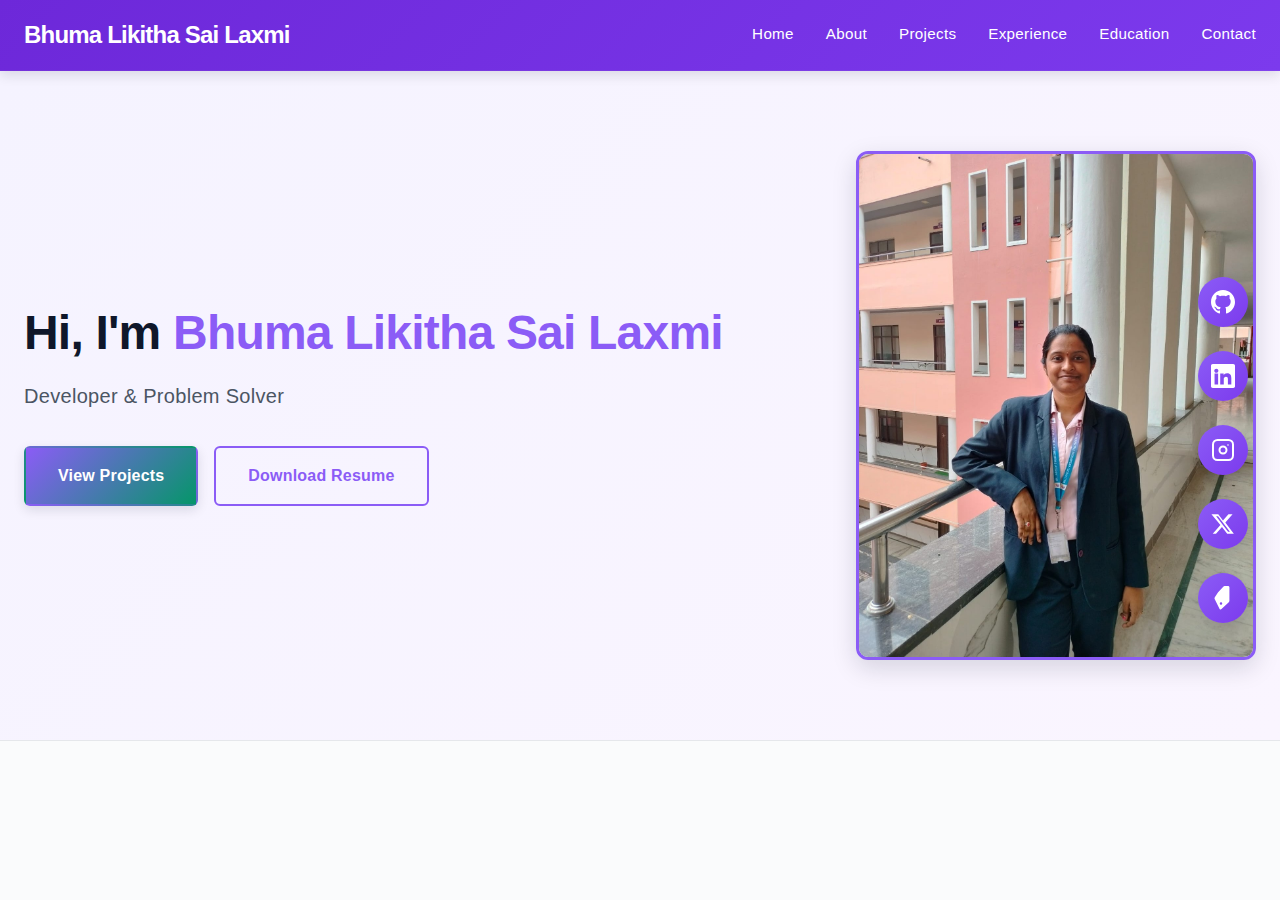
<file: index.html>
<!DOCTYPE html>
<html lang="en">
<head>
  <meta charset="UTF-8">
  <title>Bhuma Likitha | Tech Student</title>
  <meta name="viewport" content="width=device-width, initial-scale=1.0">
  <link rel="icon" href="favicon.ico">
  <link rel="stylesheet" href="assets/css/main.css">
  <link rel="stylesheet" href="assets/css/responsive.css">
</head>
<body>

<nav class="navbar">
  <h2 class="logo">Bhuma Likitha Sai Laxmi</h2>
  <div class="menu-toggle" id="menu-toggle">☰</div>
  <ul class="nav-links" id="nav-links">
    <li><a href="index.html">Home</a></li>
    <li><a href="about.html">About</a></li>
    <li><a href="projects.html">Projects</a></li>
    <li><a href="experience.html">Experience</a></li>
    <li><a href="education.html">Education</a></li>
    <li><a href="contact.html">Contact</a></li>
  </ul>
</nav>

<section class="hero">
  <div class="hero-text">
    <h1>Hi, I'm <span>Bhuma Likitha Sai Laxmi</span></h1>
    <p>Developer & Problem Solver</p>
    <div class="hero-buttons">
      <a class="btn" href="projects.html">View Projects</a>
      <a class="btn-outline" href="resume/Likitha-Hori resume.pdf" target="_blank">
        Download Resume
      </a>
    </div>
  </div>
  <img src="assets/images/profile.jpeg" alt="Profile">
</section>

<div class="social-sidebar">
  <a href="https://github.com/LikithaBhuma" target="_blank" rel="noopener noreferrer" class="social-icon-circle" title="GitHub">
    <svg viewBox="0 0 24 24" fill="currentColor">
      <path d="M12 0c-6.626 0-12 5.373-12 12 0 5.302 3.438 9.8 8.207 11.387.599.111.793-.261.793-.577v-2.234c-3.338.726-4.033-1.416-4.033-1.416-.546-1.387-1.333-1.756-1.333-1.756-1.089-.745.083-.729.083-.729 1.205.084 1.839 1.237 1.839 1.237 1.07 1.834 2.807 1.304 3.492.997.107-.775.418-1.305.762-1.604-2.665-.305-5.467-1.334-5.467-5.931 0-1.311.469-2.381 1.236-3.221-.124-.303-.535-1.524.117-3.176 0 0 1.008-.322 3.301 1.23.957-.266 1.983-.399 3.003-.404 1.02.005 2.047.138 3.006.404 2.291-1.552 3.297-1.23 3.297-1.23.653 1.653.242 2.874.118 3.176.77.84 1.235 1.911 1.235 3.221 0 4.609-2.807 5.624-5.479 5.921.43.372.823 1.102.823 2.222v 3.293c0 .319.192.694.801.576 4.765-1.589 8.199-6.086 8.199-11.386 0-6.627-5.373-12-12-12z"/>
    </svg>
  </a>
  <a href="https://www.linkedin.com/in/bhuma-likitha-sai-laxmi-2aa5a1272/" target="_blank" rel="noopener noreferrer" class="social-icon-circle" title="LinkedIn">
    <svg viewBox="0 0 24 24" fill="currentColor">
      <path d="M20.447 20.452h-3.554v-5.569c0-1.328-.475-2.236-1.986-2.236-1.081 0-1.722.731-2.004 1.438-.103.25-.129.599-.129.948v5.419h-3.554v-11h3.414v1.561h.046c.477-.9 1.637-1.85 3.37-1.85 3.601 0 4.267 2.37 4.267 5.455v6.286zM5.337 8.855c-1.144 0-2.063-.931-2.063-2.065 0-1.138.92-2.063 2.063-2.063 1.14 0 2.064.925 2.064 2.063 0 1.134-.925 2.065-2.064 2.065zm1.782 11.597H3.555v-11h3.564v11zM22.225 0H1.771C.792 0 0 .774 0 1.729v20.542C0 23.227.792 24 1.771 24h20.451C23.2 24 24 23.227 24 22.271V1.729C24 .774 23.2 0 22.225 0z"/>
    </svg>
  </a>
  <a href="https://www.instagram.com/likitha_bhuma/" target="_blank" rel="noopener noreferrer" class="social-icon-circle" title="Instagram">
    <svg viewBox="0 0 24 24" fill="currentColor">
      <rect x="2" y="2" width="20" height="20" rx="4.5" ry="4.5" fill="none" stroke="currentColor" stroke-width="2"/>
      <circle cx="12" cy="12" r="3.5" fill="none" stroke="currentColor" stroke-width="2"/>
      <circle cx="17" cy="7" r="0.8" fill="currentColor"/>
    </svg>
  </a>
  <a href="https://x.com/Bhuma_Likitha" target="_blank" rel="noopener noreferrer" class="social-icon-circle" title="X (Twitter)">
    <svg viewBox="0 0 24 24" fill="currentColor">
      <path d="M18.244 2.25h3.308l-7.227 8.26 8.502 11.24h-6.637l-5.204-6.82-5.974 6.82h-3.308l7.732-8.835L.424 2.25h6.837l4.707 6.217 5.476-6.217zm-1.161 17.52h1.833L7.084 4.126H5.117z"/>
    </svg>
  </a>
  <a href="https://leetcode.com/u/user2655PW/" target="_blank" rel="noopener noreferrer" class="social-icon-circle" title="LeetCode">
    <svg viewBox="0 0 24 24" fill="currentColor">
      <path d="M13.483 0a1.374 1.374 0 00-.961.438L7.116 6.226l-3.31 4.953c-.384.569-.421 1.268-.148 1.886L8.6 22.922a1.374 1.374 0 001.883.154l7.293-6.937c.405-.384.644-1.005.644-1.653V1.374c0-.759-.616-1.374-1.375-1.374h-.502zM10 16.25a1.25 1.25 0 110 2.5 1.25 1.25 0 010-2.5z"/>
    </svg>
  </a>
</div>

<script src="assets/js/main.js"></script>
</body>
</html>
</file>
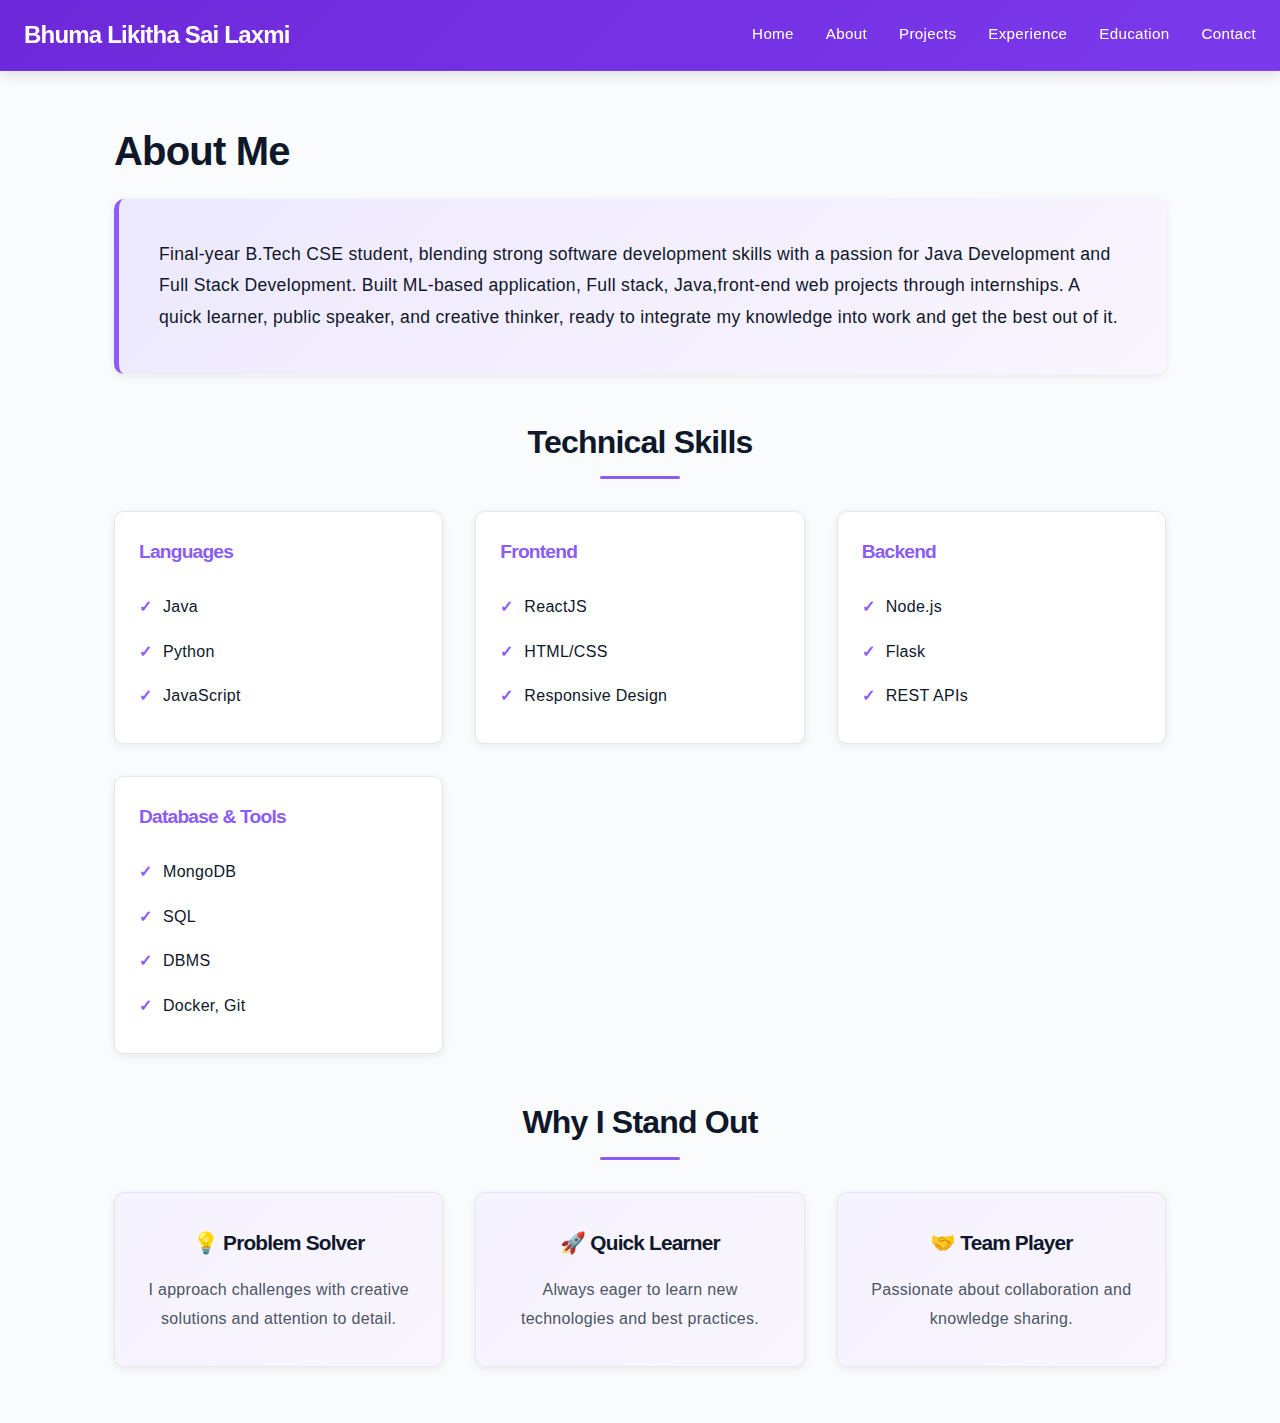
<file: about.html>
<!DOCTYPE html>
<html lang="en">
<head>
  <meta charset="UTF-8">
  <title>About | Bhuma Likitha</title>
  <meta name="viewport" content="width=device-width, initial-scale=1.0">
  <link rel="stylesheet" href="assets/css/main.css">
  <link rel="stylesheet" href="assets/css/responsive.css">
</head>
<body>

<nav class="navbar">
  <h2 class="logo">Bhuma Likitha Sai Laxmi</h2>
  <div class="menu-toggle" id="menu-toggle">☰</div>
  <ul class="nav-links" id="nav-links">
    <li><a href="index.html">Home</a></li>
    <li><a href="about.html">About</a></li>
    <li><a href="projects.html">Projects</a></li>
    <li><a href="experience.html">Experience</a></li>
    <li><a href="education.html">Education</a></li>
    <li><a href="contact.html">Contact</a></li>
  </ul>
</nav>

<section class="page">
  <h1>About Me</h1>
  <div class="about-intro">
    <p>
      Final-year B.Tech CSE student, blending strong software development skills with a passion for Java
Development and Full Stack Development. Built ML-based application, Full stack, Java,front-end
web projects through internships. A quick learner, public speaker, and creative thinker, ready to
integrate my knowledge into work and get the best out of it.
    </p>
  </div>

  <div class="skills-section">
    <h2>Technical Skills</h2>
    <div class="skills-grid">
      <div class="skill-category">
        <h3>Languages</h3>
        <ul>
          <li>Java</li>
          <li>Python</li>
          <li>JavaScript</li>
        </ul>
      </div>
      <div class="skill-category">
        <h3>Frontend</h3>
        <ul>
          <li>ReactJS</li>
          <li>HTML/CSS</li>
          <li>Responsive Design</li>
        </ul>
      </div>
      <div class="skill-category">
        <h3>Backend</h3>
        <ul>
          <li>Node.js</li>
          <li>Flask</li>
          <li>REST APIs</li>
        </ul>
      </div>
      <div class="skill-category">
        <h3>Database & Tools</h3>
        <ul>
          <li>MongoDB</li>
          <li>SQL</li>
          <li>DBMS</li>
          <li>Docker, Git</li>
        </ul>
      </div>
    </div>
  </div>

  <div class="about-section">
    <h2>Why I Stand Out</h2>
    <div class="highlight-cards">
      <div class="highlight-card">
        <h3>💡 Problem Solver</h3>
        <p>I approach challenges with creative solutions and attention to detail.</p>
      </div>
      <div class="highlight-card">
        <h3>🚀 Quick Learner</h3>
        <p>Always eager to learn new technologies and best practices.</p>
      </div>
      <div class="highlight-card">
        <h3>🤝 Team Player</h3>
        <p>Passionate about collaboration and knowledge sharing.</p>
      </div>
    </div>
  </div>
</section>

<script src="assets/js/main.js"></script>
</body>
</html>
</file>
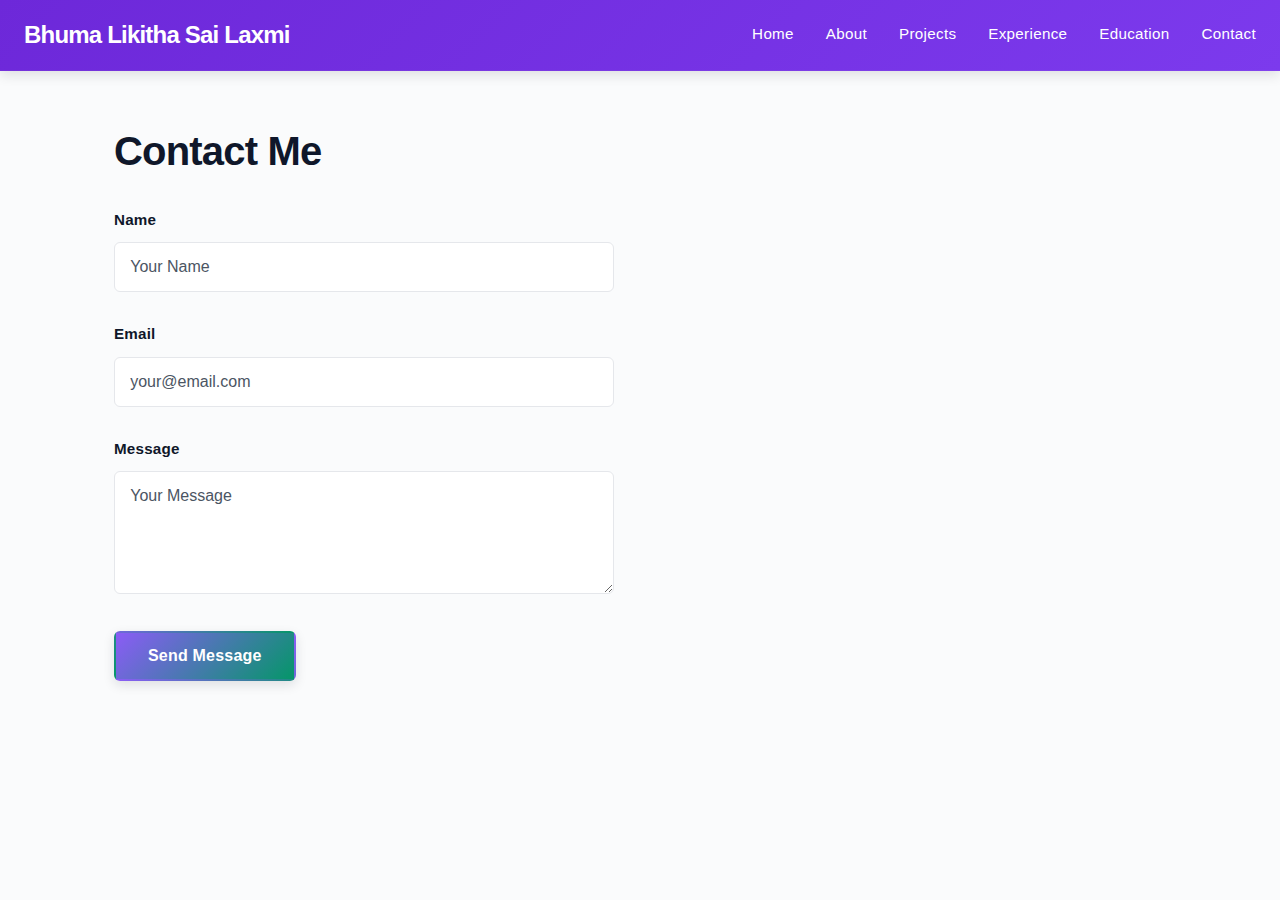
<file: contact.html>
<!DOCTYPE html>
<html lang="en">
<head>
  <meta charset="UTF-8">
  <title>Contact | Bhuma Likitha</title>
  <meta name="viewport" content="width=device-width, initial-scale=1.0">
  <link rel="stylesheet" href="assets/css/main.css">
  <link rel="stylesheet" href="assets/css/responsive.css">
</head>
<body>

<nav class="navbar">
  <h2 class="logo">Bhuma Likitha Sai Laxmi</h2>
  <div class="menu-toggle" id="menu-toggle">☰</div>
  <ul class="nav-links" id="nav-links">
    <li><a href="index.html">Home</a></li>
    <li><a href="about.html">About</a></li>
    <li><a href="projects.html">Projects</a></li>
    <li><a href="experience.html">Experience</a></li>
    <li><a href="education.html">Education</a></li>
    <li><a href="contact.html">Contact</a></li>
  </ul>
</nav>

<section class="page">
  <h1>Contact Me</h1>

  <form class="contact-form">
    <div class="form-group">
      <label for="name">Name</label>
      <input type="text" id="name" name="name" placeholder="Your Name" required>
    </div>
    <div class="form-group">
      <label for="email">Email</label>
      <input type="email" id="email" name="email" placeholder="your@email.com" required>
    </div>
    <div class="form-group">
      <label for="message">Message</label>
      <textarea id="message" name="message" placeholder="Your Message" rows="5" required></textarea>
    </div>
    <button type="submit" class="btn">Send Message</button>
  </form>

</section>

<script src="assets/js/main.js"></script>
<script src="assets/js/contact.js"></script>
</body>
</html>
</file>
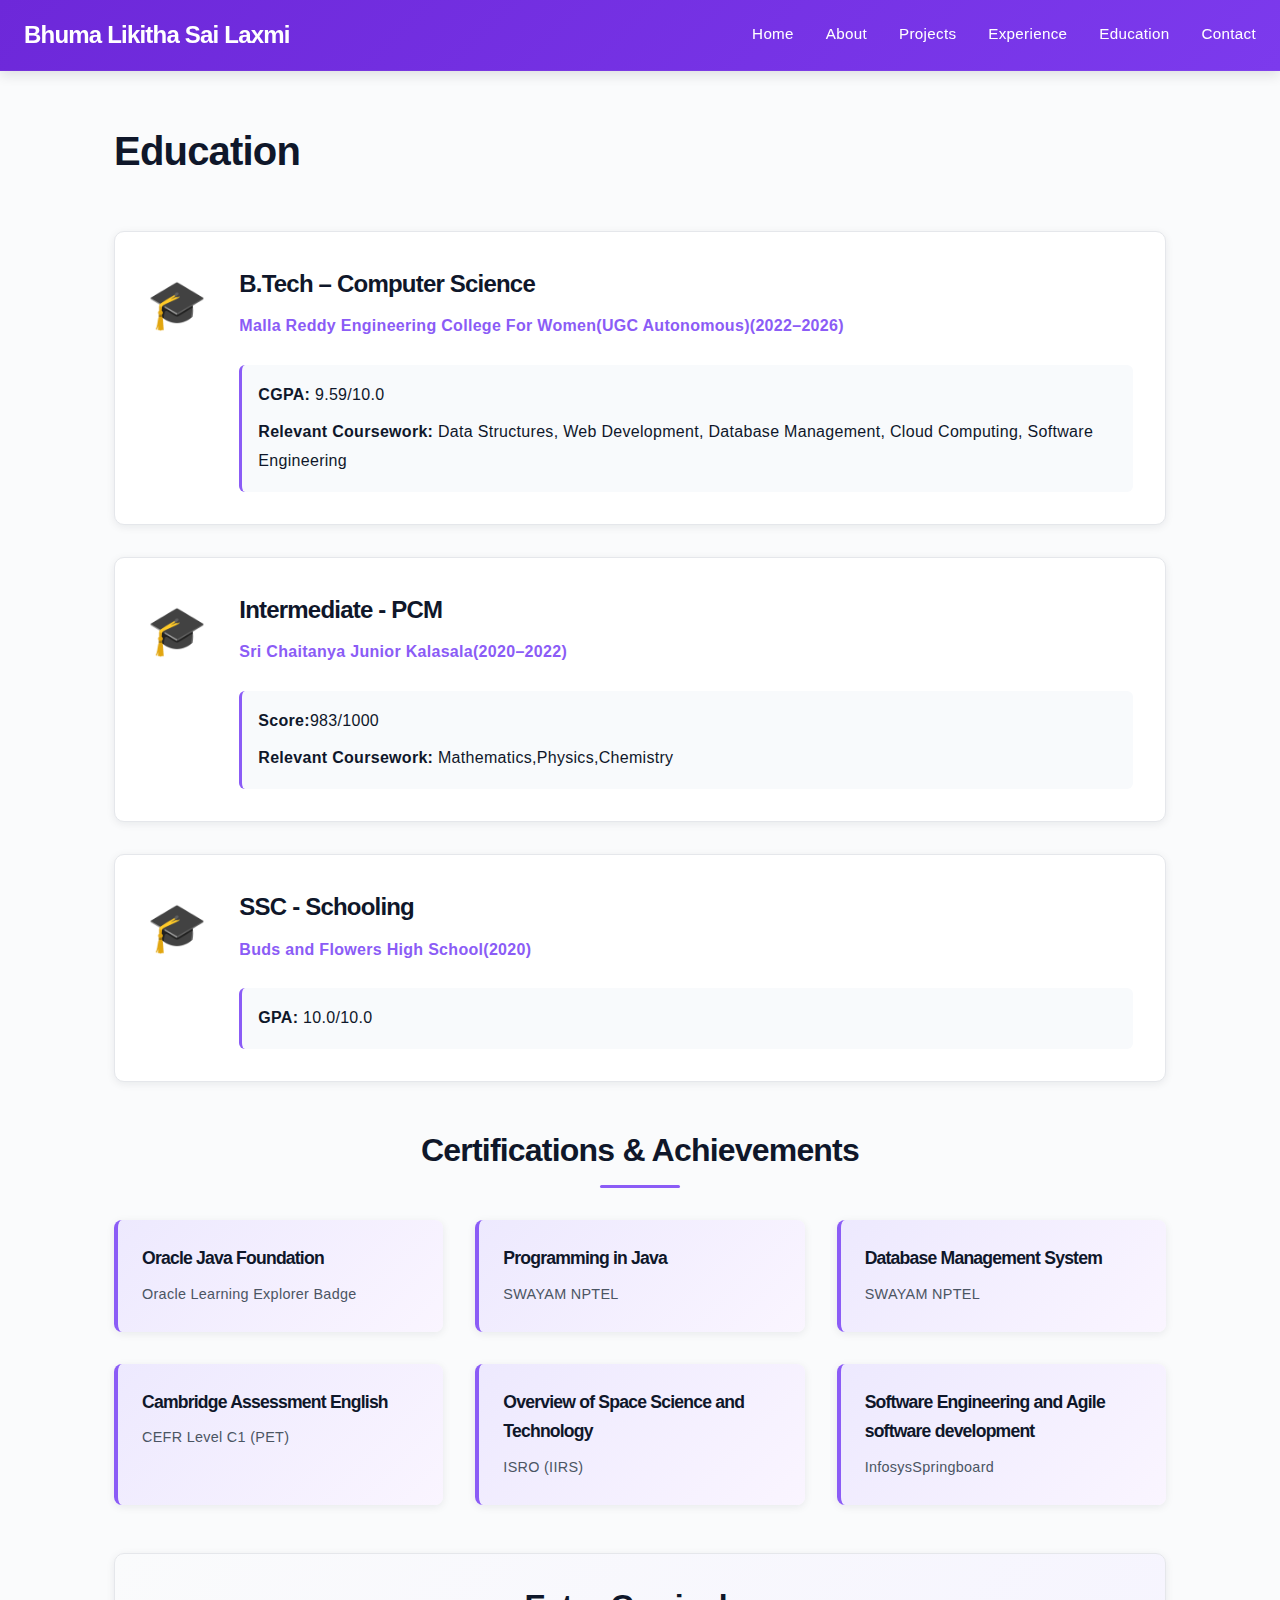
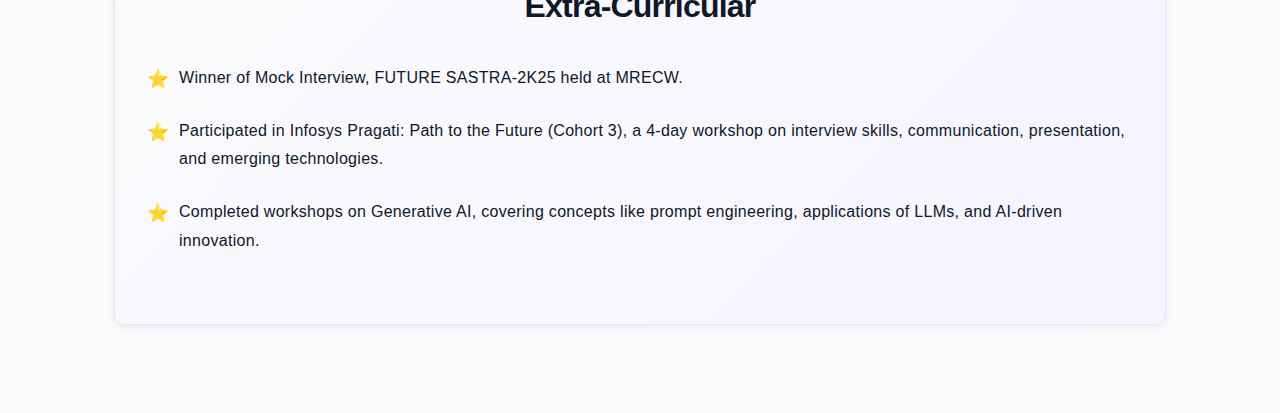
<file: education.html>
<!DOCTYPE html>
<html lang="en">
<head>
  <meta charset="UTF-8">
  <title>Education | Bhuma Likitha</title>
  <meta name="viewport" content="width=device-width, initial-scale=1.0">
  <link rel="stylesheet" href="assets/css/main.css">
  <link rel="stylesheet" href="assets/css/responsive.css">
</head>
<body>

<nav class="navbar">
  <h2 class="logo">Bhuma Likitha Sai Laxmi</h2>
  <div class="menu-toggle" id="menu-toggle">☰</div>
  <ul class="nav-links" id="nav-links">
    <li><a href="index.html">Home</a></li>
    <li><a href="about.html">About</a></li>
    <li><a href="projects.html">Projects</a></li>
    <li><a href="experience.html">Experience</a></li>
    <li><a href="education.html">Education</a></li>
    <li><a href="contact.html">Contact</a></li>
  </ul>
</nav>

<section class="page">
  <h1>Education</h1>

  <div class="education-timeline">
    <div class="education-item">
      <div class="education-marker">🎓</div>
      <div class="education-content">
        <h3>B.Tech – Computer Science</h3>
        <p class="institution">Malla Reddy Engineering College For Women(UGC Autonomous)(2022–2026)</p>
        <div class="education-details">
          <p><strong>CGPA:</strong> 9.59/10.0</p>
          <p><strong>Relevant Coursework:</strong> Data Structures, Web Development, Database Management, Cloud Computing, Software Engineering</p>
        </div>
      </div>
    </div>
    <div class="education-item">
      <div class="education-marker">🎓</div>
      <div class="education-content">
        <h3>Intermediate - PCM</h3>
        <p class="institution">Sri Chaitanya Junior Kalasala(2020–2022)</p>
        <div class="education-details">
          <p><strong>Score:</strong>983/1000</p>
          <p><strong>Relevant Coursework:</strong> Mathematics,Physics,Chemistry</p>
        </div>
      </div>
    </div>
    <div class="education-item">
      <div class="education-marker">🎓</div>
      <div class="education-content">
        <h3>SSC - Schooling</h3>
        <p class="institution">Buds and Flowers High School(2020)</p>
        <div class="education-details">
          <p><strong>GPA:</strong> 10.0/10.0</p>
        </div>
      </div>
    </div>
    <div class="certifications-section">
      <h2>Certifications & Achievements</h2>
      <div class="cert-list">
        <div class="cert-item">
          <h4>Oracle Java Foundation</h4>
          <p>Oracle Learning Explorer Badge</p>
        </div>
        <div class="cert-item">
          <h4>Programming in Java</h4>
          <p>SWAYAM NPTEL</p>
        </div>
        <div class="cert-item">
          <h4>Database Management System</h4>
          <p>SWAYAM NPTEL</p>
        </div>
        <div class="cert-item">
          <h4>Cambridge Assessment English</h4>
          <p>CEFR Level C1 (PET) </p>
        </div>
        <div class="cert-item">
          <h4>Overview of Space Science and Technology</h4>
          <p>ISRO (IIRS)</p>
        </div>
        <div class="cert-item">
          <h4>Software Engineering and Agile software development</h4>
          <p>InfosysSpringboard </p>
        </div>
      </div>
    </div>

    <div class="extra-curricular">
      <h2>Extra-Curricular</h2>
      <ul>
        <li>Winner of Mock Interview, FUTURE SASTRA-2K25 held at MRECW. </li>
        <li>Participated in Infosys Pragati: Path to the Future (Cohort 3), a 4-day workshop on
interview skills, communication, presentation, and emerging technologies.</li>
        <li>Completed workshops on Generative AI, covering concepts like prompt engineering,
applications of LLMs, and AI-driven innovation.</li>
      </ul>
    </div>
  </div>
</section>

<script src="assets/js/main.js"></script>
</body>
</html>
</file>
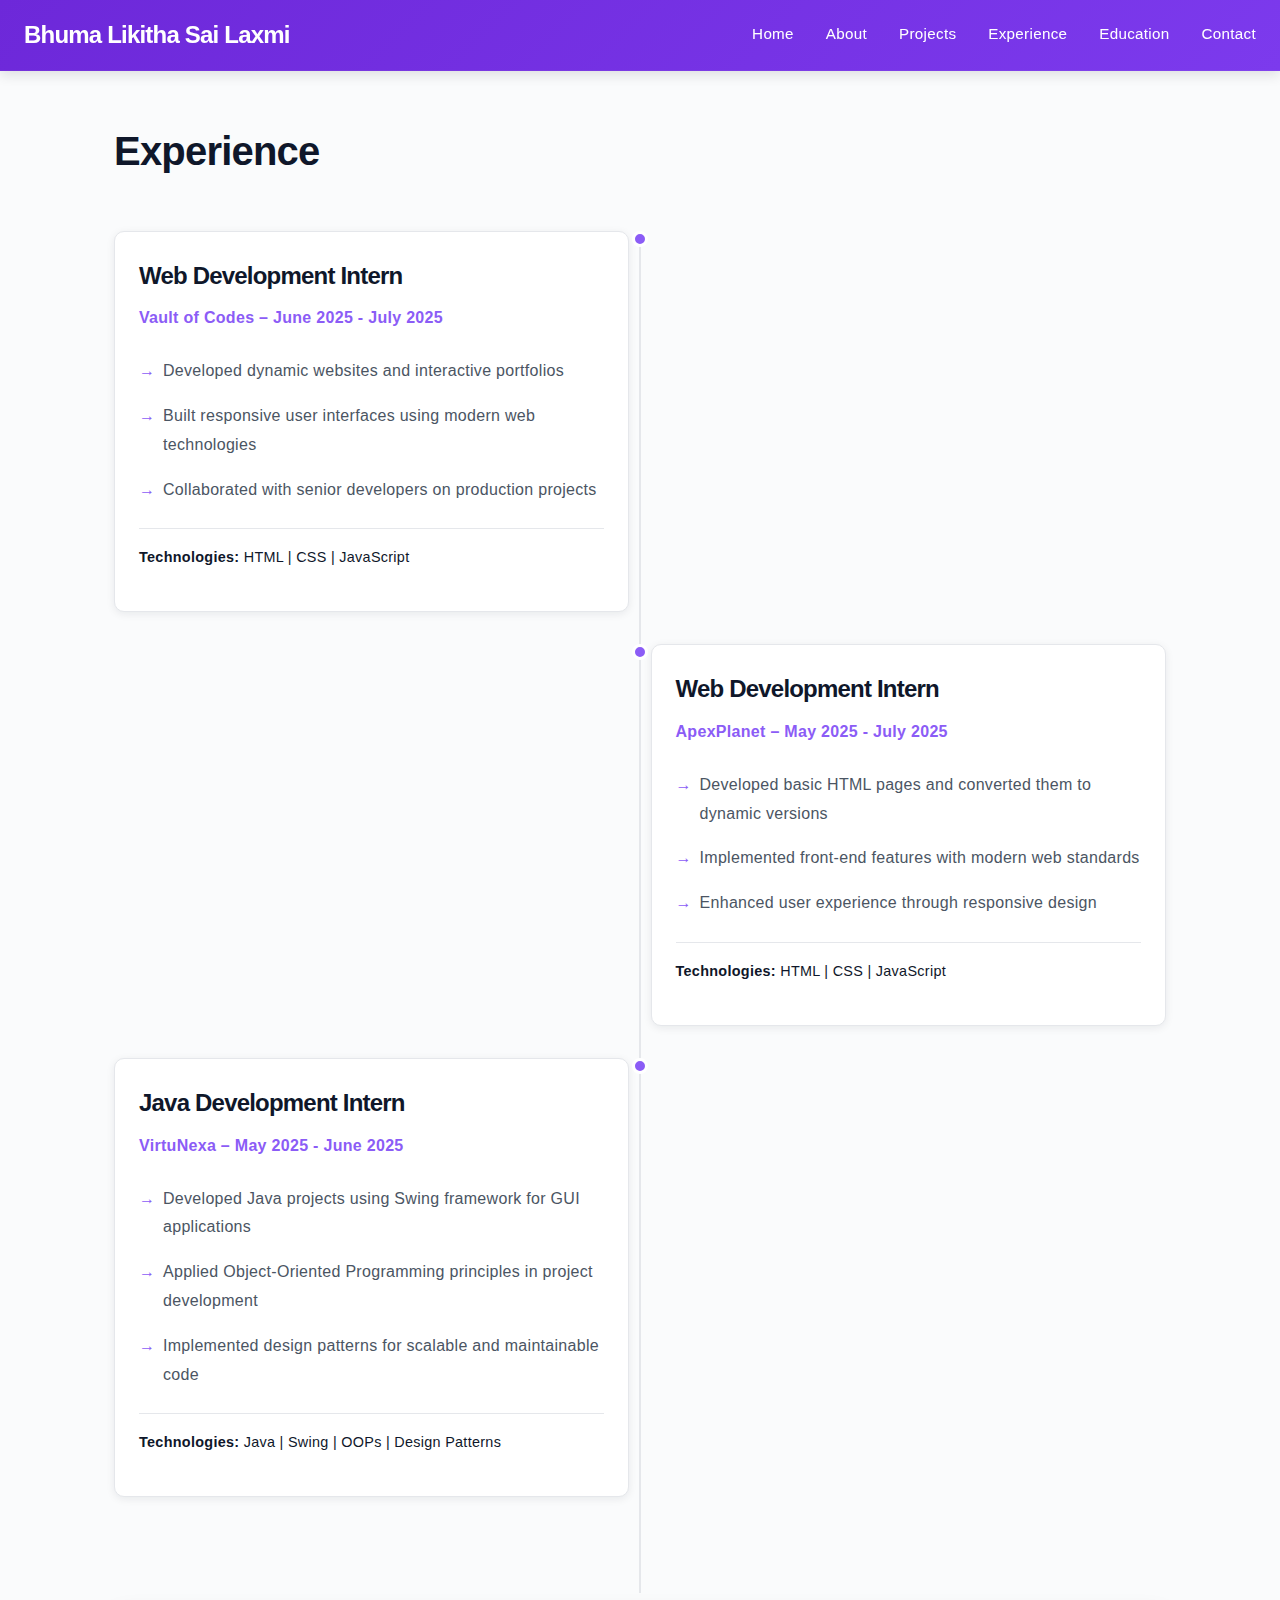
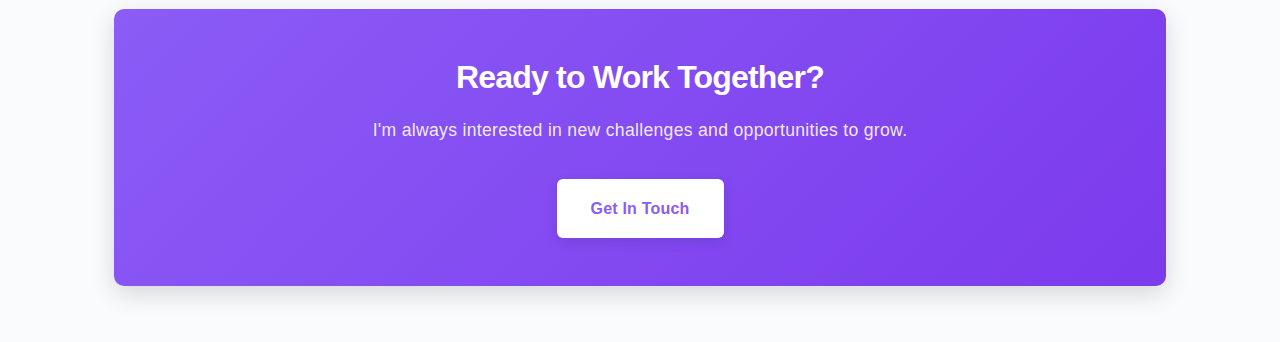
<file: experience.html>
<!DOCTYPE html>
<html lang="en">
<head>
  <meta charset="UTF-8">
  <title>Experience | Bhuma Likitha</title>
  <meta name="viewport" content="width=device-width, initial-scale=1.0">
  <link rel="stylesheet" href="assets/css/main.css">
  <link rel="stylesheet" href="assets/css/responsive.css">
</head>
<body>

<nav class="navbar">
  <h2 class="logo">Bhuma Likitha Sai Laxmi</h2>
  <div class="menu-toggle" id="menu-toggle">☰</div>
  <ul class="nav-links" id="nav-links">
    <li><a href="index.html">Home</a></li>
    <li><a href="about.html">About</a></li>
    <li><a href="projects.html">Projects</a></li>
    <li><a href="experience.html">Experience</a></li>
    <li><a href="education.html">Education</a></li>
    <li><a href="contact.html">Contact</a></li>
  </ul>
</nav>

<section class="page">
  <h1>Experience</h1>

  <div class="experience-timeline">
    <div class="timeline-item">
      <div class="timeline-marker"></div>
      <div class="timeline-content">
        <h3>Web Development Intern</h3>
        <p class="company">Vault of Codes – June 2025 - July 2025</p>
        <ul class="achievements">
          <li>Developed dynamic websites and interactive portfolios</li>
          <li>Built responsive user interfaces using modern web technologies</li>
          <li>Collaborated with senior developers on production projects</li>
        </ul>
        <p class="tech-stack"><strong>Technologies:</strong> HTML | CSS | JavaScript</p>
      </div>
    </div>

    <div class="timeline-item">
      <div class="timeline-marker"></div>
      <div class="timeline-content">
        <h3>Web Development Intern</h3>
        <p class="company">ApexPlanet – May 2025 - July 2025</p>
        <ul class="achievements">
          <li>Developed basic HTML pages and converted them to dynamic versions</li>
          <li>Implemented front-end features with modern web standards</li>
          <li>Enhanced user experience through responsive design</li>
        </ul>
        <p class="tech-stack"><strong>Technologies:</strong> HTML | CSS | JavaScript</p>
      </div>
    </div>

    <div class="timeline-item">
      <div class="timeline-marker"></div>
      <div class="timeline-content">
        <h3>Java Development Intern</h3>
        <p class="company">VirtuNexa – May 2025 - June 2025</p>
        <ul class="achievements">
          <li>Developed Java projects using Swing framework for GUI applications</li>
          <li>Applied Object-Oriented Programming principles in project development</li>
          <li>Implemented design patterns for scalable and maintainable code</li>
        </ul>
        <p class="tech-stack"><strong>Technologies:</strong> Java | Swing | OOPs | Design Patterns</p>
      </div>
    </div>
  </div>

  <div class="cta-section">
    <h2>Ready to Work Together?</h2>
    <p>I'm always interested in new challenges and opportunities to grow.</p>
    <a href="contact.html" class="btn">Get In Touch</a>
  </div>
</section>

<script src="assets/js/main.js"></script>
</body>
</html>
</file>
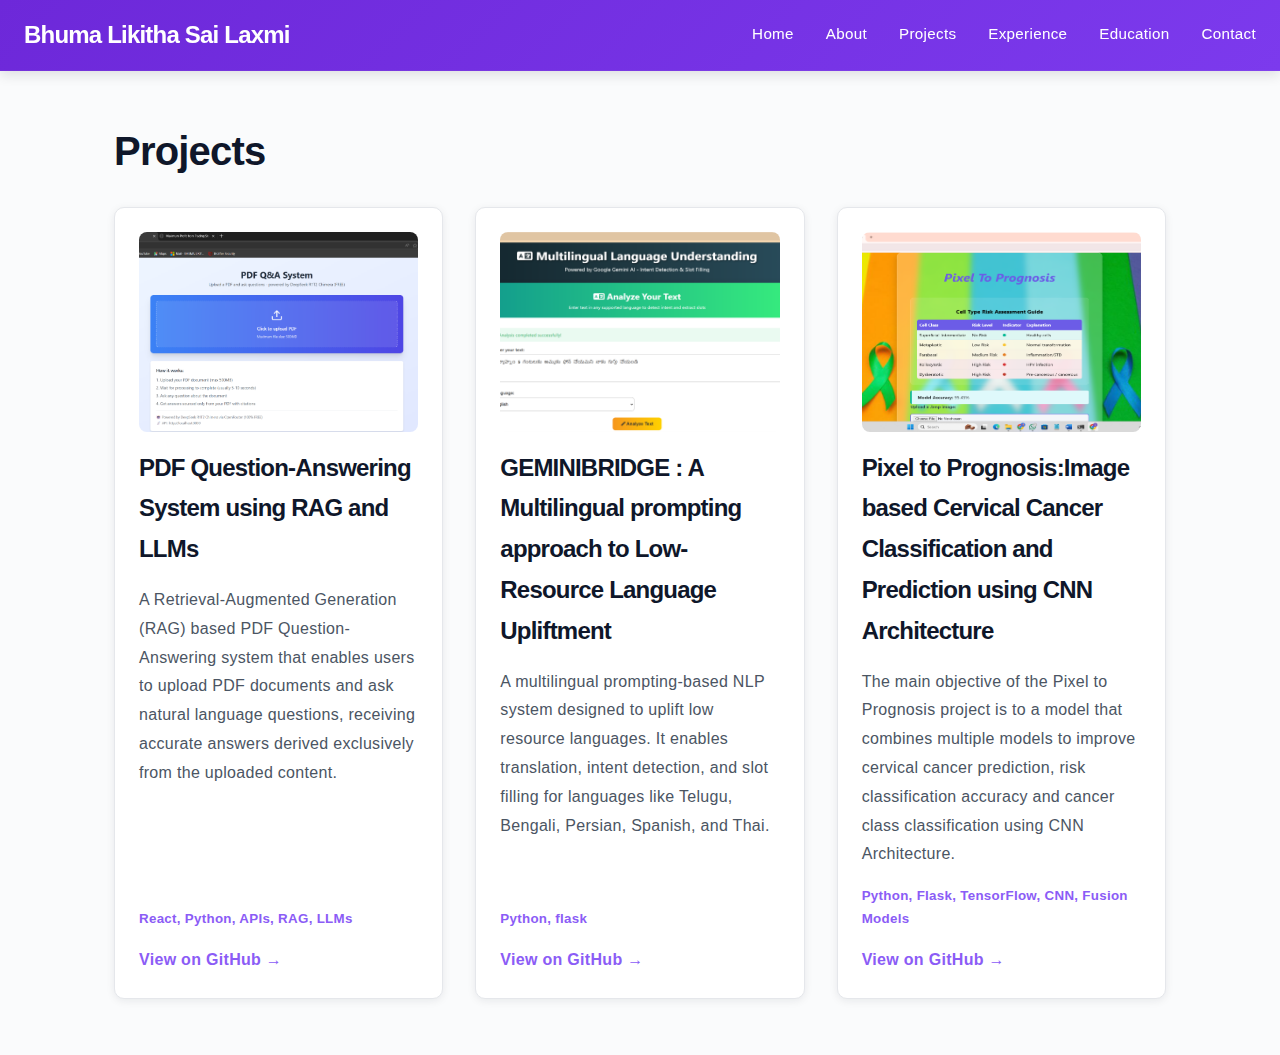
<file: projects.html>
<!DOCTYPE html>
<html lang="en">
<head>
  <meta charset="UTF-8">
  <title>Projects | Bhuma Likitha</title>
  <meta name="viewport" content="width=device-width, initial-scale=1.0">
  <link rel="stylesheet" href="assets/css/main.css">
  <link rel="stylesheet" href="assets/css/responsive.css">
</head>
<body>

<nav class="navbar">
  <h2 class="logo">Bhuma Likitha Sai Laxmi</h2>
  <div class="menu-toggle" id="menu-toggle">☰</div>
  <ul class="nav-links" id="nav-links">
    <li><a href="index.html">Home</a></li>
    <li><a href="about.html">About</a></li>
    <li><a href="projects.html">Projects</a></li>
    <li><a href="experience.html">Experience</a></li>
    <li><a href="education.html">Education</a></li>
    <li><a href="contact.html">Contact</a></li>
  </ul>
</nav>

<section class="page">
  <h1>Projects</h1>
  <div class="projects-grid"></div>
</section>

<script src="assets/js/main.js"></script>
</body>
</html>
</file>
<file: assets/css/main.css>
* {
  box-sizing: border-box;
}

:root {
  --max-width: 1100px;
  --padding: 1.2rem;
  --primary-color: #8b5cf6;
  --primary-dark: #7c3aed;
  --secondary-color: #0f172a;
  --background: #fafbfc;
  --card-bg: #ffffff;
  --text-primary: #0f172a;
  --text-secondary: #4b5563;
  --border-color: #e5e7eb;
  --shadow: 0 2px 8px rgba(15, 23, 42, 0.08);
  --shadow-md: 0 4px 12px rgba(15, 23, 42, 0.12);
  --shadow-lg: 0 8px 24px rgba(15, 23, 42, 0.15);
  --shadow-xl: 0 12px 32px rgba(15, 23, 42, 0.18);
}

.container {
  max-width: var(--max-width);
  margin: 0 auto;
  padding: 0 var(--padding);
}

* {
  margin: 0;
  padding: 0;
}

html {
  scroll-behavior: smooth;
}

body {
  margin: 0;
  font-family: 'Segoe UI', -apple-system, BlinkMacSystemFont, 'Roboto', 'Oxygen', 'Ubuntu', 'Cantarell', sans-serif;
  background: var(--background);
  color: var(--text-primary);
  line-height: 1.7;
  letter-spacing: 0.3px;
  font-weight: 400;
}

img {
  max-width: 100%;
  height: auto;
  display: block;
}

h1, h2, h3, h4, h5, h6 {
  color: var(--text-primary);
  font-weight: 700;
  margin-bottom: 1rem;
  letter-spacing: -0.8px;
  font-family: 'Segoe UI', -apple-system, BlinkMacSystemFont, 'Roboto', sans-serif;
}

h1 {
  font-size: 2.5rem;
  margin-bottom: 1.5rem;
  line-height: 1.2;
  font-weight: 800;
}

h2 {
  font-size: 2rem;
  font-weight: 700;
  line-height: 1.3;
}

h3 {
  font-size: 1.5rem;
  font-weight: 700;
}

p {
  color: var(--text-secondary);
  margin-bottom: 1rem;
  line-height: 1.8;
}

/* NAVBAR */
.navbar {
  background: linear-gradient(135deg, #6d28d9 0%, #7c3aed 100%);
  color: white;
  padding: 1.2rem 1.5rem;
  display: flex;
  justify-content: space-between;
  align-items: center;
  position: sticky;
  top: 0;
  z-index: 100;
  box-shadow: var(--shadow-md);
  border-bottom: 1px solid rgba(255, 255, 255, 0.05);
}

.logo {
  font-size: 1.5rem;
  font-weight: 700;
  color: white;
  margin: 0;
}

.nav-links {
  display: flex;
  list-style: none;
  gap: 2rem;
  margin: 0;
}

.nav-links li {
  margin: 0;
}

.nav-links a {
  color: white;
  text-decoration: none;
  font-weight: 500;
  transition: all 0.3s cubic-bezier(0.4, 0, 0.2, 1);
  position: relative;
  font-size: 0.95rem;
}

.nav-links a::after {
  content: '';
  position: absolute;
  width: 0;
  height: 2px;
  bottom: -5px;
  left: 0;
  background: var(--primary-color);
  transition: width 0.3s ease;
}

.nav-links a:hover {
  color: var(--primary-color);
}

.nav-links a:hover::after {
  width: 100%;
}

.menu-toggle {
  display: none;
  font-size: 2rem;
  cursor: pointer;
  color: white;
  border: none;
  background: none;
  transition: transform 0.3s ease;
}

.menu-toggle:hover {
  transform: scale(1.1);
}

/* HERO SECTION */
.hero {
  display: flex;
  align-items: center;
  justify-content: space-around;
  padding: 5rem 1.5rem;
  gap: 3rem;
  flex-wrap: wrap;
  background: linear-gradient(135deg, #f5f3ff 0%, #faf5ff 100%);
  border-bottom: 1px solid var(--border-color);
}

.hero-text {
  flex: 1;
  min-width: 250px;
}

.hero h1 {
  font-size: 3rem;
  margin-bottom: 1rem;
  line-height: 1.2;
}

.hero span {
  color: var(--primary-color);
  font-weight: 800;
}

.hero p {
  font-size: 1.25rem;
  color: var(--text-secondary);
  margin-bottom: 2rem;
}

.hero img {
  flex: 1;
  min-width: 250px;
  max-width: 400px;
  border-radius: 12px;
  box-shadow: var(--shadow-lg);
  border: 3px solid var(--primary-color);
  transition: all 0.4s cubic-bezier(0.4, 0, 0.2, 1);
}

.hero img:hover {
  transform: translateY(-8px);
  box-shadow: var(--shadow-xl);
}

.hero-buttons {
  display: flex;
  gap: 1rem;
  flex-wrap: wrap;
}

/* BUTTONS */
.btn, .btn-outline {
  display: inline-block;
  padding: 0.9rem 2rem;
  border-radius: 6px;
  text-decoration: none;
  font-weight: 600;
  transition: all 0.3s cubic-bezier(0.4, 0, 0.2, 1);
  border: 2px solid transparent;
  cursor: pointer;
  font-size: 1rem;
  letter-spacing: 0.2px;
}

.btn {
  background: linear-gradient(135deg, var(--primary-color) 0%, #059669 100%);
  color: white;
  box-shadow: var(--shadow-md);
}

.btn:hover {
  transform: translateY(-3px);
  box-shadow: var(--shadow-lg);
}

.btn:active {
  transform: translateY(-1px);
}

.btn-outline {
  border: 2px solid var(--primary-color);
  color: var(--primary-color);
  background: transparent;
}

.btn-outline:hover {
  background: var(--primary-color);
  color: white;
  transform: translateY(-3px);
  box-shadow: var(--shadow-md);
}

/* PAGE LAYOUT */
.page {
  padding: 3.5rem 1.5rem;
  max-width: var(--max-width);
  margin: 0 auto;
}

/* PROJECTS GRID */
.projects-grid {
  display: grid;
  grid-template-columns: repeat(auto-fit, minmax(300px, 1fr));
  gap: 2rem;
  margin-top: 2rem;
}

.project-card {
  background: var(--card-bg);
  padding: 1.5rem;
  margin-bottom: 0;
  border-radius: 10px;
  box-shadow: var(--shadow);
  transition: all 0.4s cubic-bezier(0.4, 0, 0.2, 1);
  border: 1px solid var(--border-color);
  display: flex;
  flex-direction: column;
}

.project-card:hover {
  transform: translateY(-8px);
  box-shadow: var(--shadow-lg);
  border-color: var(--primary-color);
}

.project-card img {
  width: 100%;
  height: 200px;
  object-fit: cover;
  border-radius: 8px;
  margin-bottom: 1rem;
}

.project-card h3 {
  color: var(--text-primary);
  margin-top: 0;
}

.project-card p {
  flex-grow: 1;
  margin-bottom: 1rem;
}

.project-card small {
  display: block;
  color: var(--primary-color);
  font-weight: 600;
  margin-bottom: 1rem;
}

.project-card a {
  color: var(--primary-color);
  text-decoration: none;
  font-weight: 600;
  transition: color 0.3s ease;
}

.project-card a:hover {
  color: var(--primary-dark);
  text-decoration: underline;
}

/* FORMS */
.contact-form {
  max-width: 500px;
  margin: 2rem 0;
}

.form-group {
  margin-bottom: 1.8rem;
}

.form-group label {
  display: block;
  margin-bottom: 0.6rem;
  font-weight: 700;
  color: var(--text-primary);
  font-size: 0.95rem;
  letter-spacing: 0.2px;
  font-family: 'Segoe UI', -apple-system, BlinkMacSystemFont, 'Roboto', sans-serif;
}

.form-group input,
.form-group textarea {
  width: 100%;
  padding: 0.95rem;
  border: 1px solid var(--border-color);
  border-radius: 6px;
  font-family: inherit;
  font-size: 1rem;
  transition: all 0.3s cubic-bezier(0.4, 0, 0.2, 1);
  color: var(--text-primary);
  background: var(--card-bg);
}

.form-group input:focus,
.form-group textarea:focus {
  outline: none;
  border-color: var(--primary-color);
  box-shadow: 0 0 0 3px rgba(16, 185, 129, 0.1);
}

.form-group input::placeholder,
.form-group textarea::placeholder {
  color: var(--text-secondary);
}

/* LISTS */
ul, ol {
  padding-left: 2rem;
  margin-bottom: 1.5rem;
  list-style-position: outside;
}

li {
  margin-bottom: 0.7rem;
  color: var(--text-secondary);
  line-height: 1.8;
}

/* ========== ABOUT PAGE ========== */
.about-intro {
  background: linear-gradient(135deg, #ede9fe 0%, #faf5ff 100%);
  padding: 2.5rem;
  border-radius: 10px;
  border-left: 5px solid var(--primary-color);
  margin-bottom: 3rem;
  box-shadow: var(--shadow);
}

.about-intro p {
  font-size: 1.1rem;
  color: var(--text-primary);
  line-height: 1.8;
  margin: 0;
}

/* SKILLS SECTION */
.skills-section {
  margin-bottom: 3rem;
}

.skills-section h2 {
  text-align: center;
  margin-bottom: 2rem;
  position: relative;
  padding-bottom: 1rem;
}

.skills-section h2::after {
  content: '';
  position: absolute;
  bottom: 0;
  left: 50%;
  transform: translateX(-50%);
  width: 80px;
  height: 3px;
  background: var(--primary-color);
  border-radius: 2px;
}

.skills-grid {
  display: grid;
  grid-template-columns: repeat(auto-fit, minmax(250px, 1fr));
  gap: 2rem;
  margin-bottom: 2rem;
}

.skill-category {
  background: var(--card-bg);
  padding: 1.5rem;
  border-radius: 10px;
  box-shadow: var(--shadow);
  border: 1px solid var(--border-color);
  transition: all 0.3s cubic-bezier(0.4, 0, 0.2, 1);
}

.skill-category:hover {
  transform: translateY(-5px);
  box-shadow: var(--shadow-lg);
  border-color: var(--primary-color);
}

.skill-category h3 {
  color: var(--primary-color);
  margin-top: 0;
  margin-bottom: 1rem;
  font-size: 1.2rem;
}

.skill-category ul {
  list-style: none;
  padding: 0;
  margin: 0;
}

.skill-category li {
  padding: 0.5rem 0;
  color: var(--text-primary);
  margin: 0;
  position: relative;
  padding-left: 1.5rem;
}

.skill-category li::before {
  content: '✓';
  position: absolute;
  left: 0;
  color: var(--primary-color);
  font-weight: bold;
}

/* HIGHLIGHT CARDS */
.about-section {
  margin-top: 3rem;
}

.about-section h2 {
  text-align: center;
  margin-bottom: 2rem;
  position: relative;
  padding-bottom: 1rem;
}

.about-section h2::after {
  content: '';
  position: absolute;
  bottom: 0;
  left: 50%;
  transform: translateX(-50%);
  width: 80px;
  height: 3px;
  background: var(--primary-color);
  border-radius: 2px;
}

.highlight-cards {
  display: grid;
  grid-template-columns: repeat(auto-fit, minmax(200px, 1fr));
  gap: 2rem;
}

.highlight-card {
  background: linear-gradient(135deg, #f5f3ff 0%, #faf5ff 100%);
  padding: 2rem;
  border-radius: 10px;
  text-align: center;
  box-shadow: var(--shadow);
  border: 1px solid var(--border-color);
  transition: all 0.3s cubic-bezier(0.4, 0, 0.2, 1);
}

.highlight-card:hover {
  border-color: var(--primary-color);
  box-shadow: var(--shadow-lg);
  transform: translateY(-5px);
}

.highlight-card h3 {
  color: var(--text-primary);
  margin-bottom: 1rem;
  font-size: 1.3rem;
}

.highlight-card p {
  color: var(--text-secondary);
  margin: 0;
}

/* ========== EXPERIENCE PAGE ========== */
.experience-timeline {
  position: relative;
  padding: 2rem 0;
  margin-bottom: 3rem;
}

.experience-timeline::before {
  content: '';
  position: absolute;
  left: 50%;
  transform: translateX(-50%);
  width: 2px;
  height: 100%;
  background: var(--border-color);
}

.timeline-item {
  margin-bottom: 2rem;
  position: relative;
  display: flex;
  gap: 2rem;
}

.timeline-item:nth-child(odd) {
  flex-direction: row;
  padding-right: 51%;
}

.timeline-item:nth-child(even) {
  flex-direction: row-reverse;
  padding-left: 51%;
}

.timeline-marker {
  position: absolute;
  left: 50%;
  transform: translateX(-50%);
  width: 16px;
  height: 16px;
  background: var(--primary-color);
  border: 3px solid var(--card-bg);
  border-radius: 50%;
  top: 0;
  z-index: 2;
}

.timeline-content {
  background: var(--card-bg);
  padding: 1.5rem;
  border-radius: 10px;
  box-shadow: var(--shadow);
  border: 1px solid var(--border-color);
  transition: all 0.3s cubic-bezier(0.4, 0, 0.2, 1);
  width: 100%;
}

.timeline-content:hover {
  box-shadow: var(--shadow-lg);
  border-color: var(--primary-color);
  transform: translateY(-3px);
}

.timeline-content h3 {
  color: var(--text-primary);
  margin-top: 0;
  margin-bottom: 0.5rem;
}

.timeline-content .company {
  color: var(--primary-color);
  font-weight: 600;
  margin-bottom: 1rem;
}

.timeline-content .achievements {
  list-style: none;
  padding: 0;
  margin: 0;
}

.timeline-content .achievements li {
  padding: 0.5rem 0;
  padding-left: 1.5rem;
  margin: 0;
  position: relative;
}

.timeline-content .achievements li::before {
  content: '→';
  position: absolute;
  left: 0;
  color: var(--primary-color);
  font-weight: bold;
}

.timeline-content .tech-stack {
  margin-top: 1rem;
  padding-top: 1rem;
  border-top: 1px solid var(--border-color);
  font-size: 0.9rem;
  color: var(--text-primary);
}

/* CTA SECTION */
.cta-section {
  background: linear-gradient(135deg, var(--primary-color) 0%, #7c3aed 100%);
  color: white;
  padding: 3rem;
  border-radius: 10px;
  text-align: center;
  margin-top: 3rem;
  box-shadow: var(--shadow-lg);
}

.cta-section h2 {
  color: white;
  margin-bottom: 1rem;
}

.cta-section p {
  color: rgba(255, 255, 255, 0.9);
  font-size: 1.1rem;
  margin-bottom: 2rem;
}

.cta-section .btn {
  background: white;
  color: var(--primary-color);
  display: inline-block;
}

.cta-section .btn:hover {
  background: #f5f3ff;
}

/* ========== EDUCATION PAGE ========== */
.education-timeline {
  padding: 2rem 0;
}

.education-item {
  background: var(--card-bg);
  padding: 2rem;
  border-radius: 10px;
  box-shadow: var(--shadow);
  border: 1px solid var(--border-color);
  margin-bottom: 2rem;
  display: flex;
  gap: 2rem;
  transition: all 0.3s cubic-bezier(0.4, 0, 0.2, 1);
}

.education-item:hover {
  box-shadow: var(--shadow-lg);
  border-color: var(--primary-color);
}

.education-marker {
  font-size: 3rem;
  flex-shrink: 0;
  align-self: flex-start;
}

.education-content {
  flex-grow: 1;
}

.education-content h3 {
  color: var(--text-primary);
  margin-top: 0;
  margin-bottom: 0.5rem;
}

.education-content .institution {
  color: var(--primary-color);
  font-weight: 600;
  margin-bottom: 1.5rem;
}

.education-details {
  background: #f8fafc;
  padding: 1rem;
  border-radius: 6px;
  border-left: 3px solid var(--primary-color);
}

.education-details p {
  margin-bottom: 0.5rem;
  color: var(--text-primary);
}

.education-details p:last-child {
  margin-bottom: 0;
}

.education-details strong {
  color: var(--text-primary);
  font-weight: 600;
}

/* CERTIFICATIONS SECTION */
.certifications-section {
  margin: 3rem 0;
}

.certifications-section h2 {
  text-align: center;
  margin-bottom: 2rem;
  position: relative;
  padding-bottom: 1rem;
}

.certifications-section h2::after {
  content: '';
  position: absolute;
  bottom: 0;
  left: 50%;
  transform: translateX(-50%);
  width: 80px;
  height: 3px;
  background: var(--primary-color);
  border-radius: 2px;
}

.cert-list {
  display: grid;
  grid-template-columns: repeat(auto-fit, minmax(250px, 1fr));
  gap: 2rem;
}

.cert-item {
  background: linear-gradient(135deg, #ede9fe 0%, #faf5ff 100%);
  padding: 1.5rem;
  border-radius: 8px;
  border-left: 4px solid var(--primary-color);
  transition: all 0.3s cubic-bezier(0.4, 0, 0.2, 1);
  box-shadow: var(--shadow);
}

.cert-item:hover {
  transform: translateY(-3px);
  box-shadow: var(--shadow-md);
}

.cert-item h4 {
  color: var(--text-primary);
  margin: 0 0 0.5rem 0;
  font-size: 1.1rem;
}

.cert-item p {
  color: var(--text-secondary);
  margin: 0;
  font-size: 0.9rem;
}

/* EXTRA-CURRICULAR SECTION */
.extra-curricular {
  margin-top: 3rem;
  background: linear-gradient(135deg, #fafbfc 0%, #f5f3ff 100%);
  padding: 2rem;
  border-radius: 10px;
  border: 1px solid var(--border-color);
  box-shadow: var(--shadow);
}

.extra-curricular h2 {
  text-align: center;
  margin-top: 0;
  margin-bottom: 1.5rem;
  color: var(--text-primary);
}

.extra-curricular ul {
  list-style: none;
  padding: 0;
}

.extra-curricular li {
  padding: 0.75rem 0;
  padding-left: 2rem;
  position: relative;
  color: var(--text-primary);
  margin: 0;
}

.extra-curricular li::before {
  content: '⭐';
  position: absolute;
  left: 0;
  font-size: 1.1rem;
}

/* SOCIAL LINKS SECTION */
.social-links {
  margin-top: 3rem;
  text-align: center;
  padding: 2rem;
  background: linear-gradient(135deg, #fafbfc 0%, #f5f3ff 100%);
  border-radius: 10px;
  border: 1px solid var(--border-color);
  box-shadow: var(--shadow);
}

.social-links h2 {
  color: var(--text-primary);
  margin-top: 0;
  margin-bottom: 1.5rem;
  font-size: 1.5rem;
}

.social-icons {
  display: flex;
  justify-content: center;
  gap: 2rem;
  flex-wrap: wrap;
}

.social-icon {
  display: inline-flex;
  align-items: center;
  justify-content: center;
  width: 120px;
  height: 50px;
  background: linear-gradient(135deg, var(--primary-color), var(--primary-dark));
  color: white;
  text-decoration: none;
  border-radius: 8px;
  font-weight: 600;
  transition: all 0.3s cubic-bezier(0.4, 0, 0.2, 1);
  box-shadow: var(--shadow);
  font-size: 0.95rem;
}

.social-icon:hover {
  transform: translateY(-4px);
  box-shadow: var(--shadow-lg);
  background: linear-gradient(135deg, var(--primary-dark), var(--primary-color));
}

.social-icon span {
  color: white;
}

/* FOOTER SECTION */
.footer {
  background: linear-gradient(135deg, var(--secondary-color), #1e293b);
  color: white;
  text-align: center;
  padding: 2rem;
  margin-top: 4rem;
  border-top: 1px solid var(--border-color);
}

.social-icons-footer {
  display: flex;
  justify-content: center;
  gap: 1.5rem;
  margin-bottom: 1.5rem;
  flex-wrap: wrap;
}

.footer .social-icon {
  background: linear-gradient(135deg, var(--primary-color), var(--primary-dark));
  color: white;
  padding: 0.7rem 1.2rem;
  width: auto;
  height: auto;
  font-size: 0.9rem;
  text-decoration: none;
  border-radius: 6px;
  transition: all 0.3s ease;
  box-shadow: 0 2px 8px rgba(0, 0, 0, 0.2);
}

.footer .social-icon:hover {
  transform: translateY(-3px);
  box-shadow: 0 4px 16px rgba(139, 92, 246, 0.4);
}

.footer p {
  margin: 0;
  font-size: 0.95rem;
  color: rgba(255, 255, 255, 0.8);
}

/* SOCIAL SIDEBAR ICONS */
.social-sidebar {
  position: fixed;
  right: 2rem;
  top: 50%;
  transform: translateY(-50%);
  display: flex;
  flex-direction: column;
  gap: 1.5rem;
  z-index: 100;
}

.social-icon-circle {
  width: 50px;
  height: 50px;
  border-radius: 50%;
  background: linear-gradient(135deg, var(--primary-color), var(--primary-dark));
  color: white;
  display: flex;
  align-items: center;
  justify-content: center;
  transition: all 0.3s cubic-bezier(0.4, 0, 0.2, 1);
  box-shadow: var(--shadow-md);
  text-decoration: none;
  cursor: pointer;
}

.social-icon-circle svg {
  width: 24px;
  height: 24px;
  fill: white;
}

.social-icon-circle:hover {
  transform: scale(1.2) rotate(5deg);
  box-shadow: var(--shadow-lg);
  background: linear-gradient(135deg, var(--primary-dark), var(--primary-color));
}

@media (max-width: 768px) {
  .social-sidebar {
    position: static;
    transform: none;
    flex-direction: row;
    justify-content: center;
    gap: 1rem;
    margin: 2rem 0;
    width: 100%;
  }
}
</file>
<file: assets/css/responsive.css>
@media (max-width: 768px) {
  .navbar {
    padding: 1rem;
  }

  .logo {
    font-size: 1.2rem;
  }

  .menu-toggle {
    display: block;
  }

  .nav-links {
    display: none;
    flex-direction: column;
    position: absolute;
    top: 60px;
    left: 0;
    width: 100%;
    background: linear-gradient(135deg, #0f172a 0%, #1a1f35 100%);
    gap: 0;
    z-index: 99;
    border-bottom: 1px solid rgba(255, 255, 255, 0.05);
  }

  .nav-links.active {
    display: flex;
  }

  .nav-links li {
    text-align: center;
    padding: 1rem 0;
    border-bottom: 1px solid rgba(255, 255, 255, 0.1);
  }

  .nav-links a {
    display: block;
  }

  .nav-links a::after {
    display: none;
  }

  .nav-links a:hover {
    color: var(--primary-color);
  }

  .hero {
    flex-direction: column;
    text-align: center;
    padding: 2.5rem 1rem;
    gap: 1.5rem;
  }

  .hero h1 {
    font-size: 2rem;
  }

  .hero p {
    font-size: 1rem;
  }

  .hero-buttons {
    justify-content: center;
  }

  .btn,
  .btn-outline {
    display: block;
    width: 100%;
    text-align: center;
    margin: 0.5rem 0;
  }

  .page {
    padding: 2.5rem 1rem;
  }

  .page h1 {
    font-size: 1.8rem;
  }

  .projects-grid {
    grid-template-columns: 1fr;
    gap: 1.5rem;
  }

  .project-card {
    padding: 1rem;
  }

  .contact-form {
    max-width: 100%;
  }
}

@media (max-width: 480px) {
  .navbar {
    padding: 0.75rem;
  }

  .logo {
    font-size: 1rem;
  }

  .menu-toggle {
    font-size: 1.5rem;
  }

  .hero h1 {
    font-size: 1.5rem;
  }

  .hero-text {
    min-width: 100%;
  }

  .hero img {
    min-width: 100%;
    max-width: 100%;
  }

  h1 {
    font-size: 1.8rem;
  }

  h2 {
    font-size: 1.5rem;
  }

  h3 {
    font-size: 1.2rem;
  }

  .page {
    padding: 1.5rem 1rem;
  }

  .btn,
  .btn-outline {
    padding: 0.8rem 1.5rem;
    font-size: 0.9rem;
  }

  .form-group input,
  .form-group textarea {
    padding: 0.75rem;
  }

  /* TABLET: Timeline adjustments */
  .timeline-item {
    flex-direction: column;
    padding: 0 !important;
  }

  .timeline-item:nth-child(odd),
  .timeline-item:nth-child(even) {
    padding-left: 2rem !important;
    padding-right: 0 !important;
  }

  .experience-timeline::before {
    left: 8px;
  }

  .timeline-marker {
    left: 0;
    transform: translateX(0);
  }

  /* TABLET: Skills grid */
  .skills-grid {
    grid-template-columns: repeat(2, 1fr);
  }

  /* TABLET: Highlight cards */
  .highlight-cards {
    grid-template-columns: 1fr;
  }

  /* TABLET: Education layout */
  .education-item {
    flex-direction: column;
    gap: 1rem;
  }

  .education-marker {
    font-size: 2rem;
    align-self: center;
  }

  /* TABLET: Certifications */
  .cert-list {
    grid-template-columns: 1fr;
  }

  /* TABLET: CTA section */
  .cta-section {
    padding: 2rem;
  }
}

@media (max-width: 480px) {
  /* MOBILE: Timeline */
  .timeline-item {
    margin-bottom: 1.5rem;
  }

  .timeline-content {
    padding: 1rem;
  }

  /* MOBILE: Experience timeline header */
  .experience-timeline::before {
    left: 6px;
  }

  .timeline-marker {
    width: 12px;
    height: 12px;
  }

  /* MOBILE: Skills grid */
  .skills-grid {
    grid-template-columns: 1fr;
    gap: 1.5rem;
  }

  .skill-category {
    padding: 1rem;
  }

  /* MOBILE: Highlight cards */
  .highlight-card {
    padding: 1.5rem;
  }

  .highlight-card h3 {
    font-size: 1.1rem;
  }

  /* MOBILE: Education */
  .education-item {
    padding: 1rem;
    gap: 1rem;
  }

  .education-marker {
    font-size: 2rem;
  }

  .education-details {
    padding: 0.75rem;
  }

  /* MOBILE: Certifications */
  .cert-item {
    padding: 1rem;
  }

  .cert-item h4 {
    font-size: 1rem;
  }

  /* MOBILE: Extra-curricular */
  .extra-curricular {
    padding: 1.5rem 1rem;
    margin-top: 2rem;
  }

  .extra-curricular li {
    padding: 0.5rem 0;
    padding-left: 1.5rem;
  }

  /* MOBILE: CTA section */
  .cta-section {
    padding: 1.5rem 1rem;
  }

  .cta-section h2 {
    font-size: 1.5rem;
  }

  .cta-section p {
    font-size: 1rem;
  }
}
</file>
